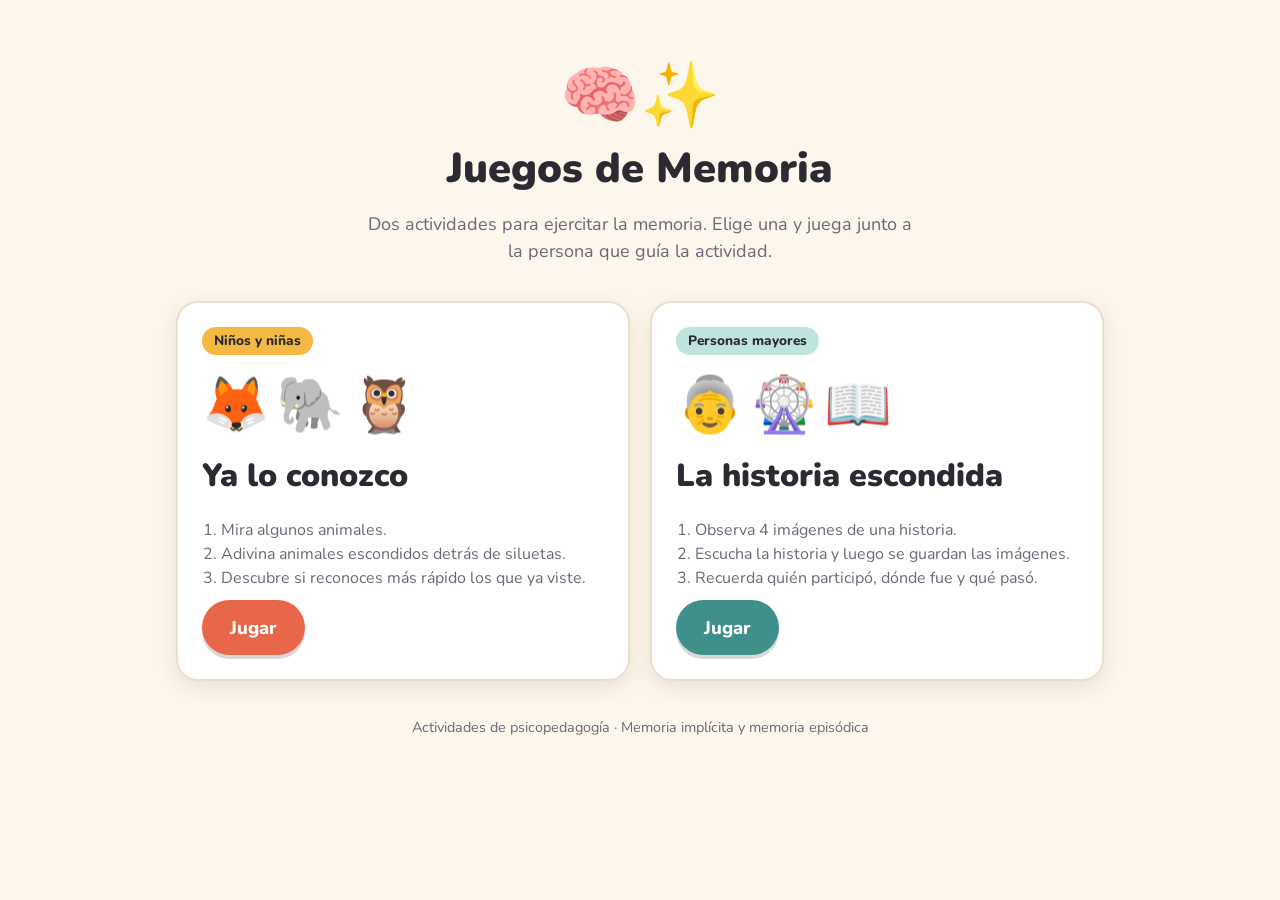
<file: index.html>
<!DOCTYPE html>
<html lang="es">
<head>
  <meta charset="UTF-8">
  <meta name="viewport" content="width=device-width, initial-scale=1">
  <title>Juegos de Memoria</title>
  <meta name="description" content="Dos actividades de memoria para psicopedagogía: una para niños y otra para personas mayores.">
  <link rel="preconnect" href="https://fonts.googleapis.com">
  <link rel="stylesheet" href="https://fonts.googleapis.com/css2?family=Nunito:wght@400;700;800;900&display=swap">
  <link rel="stylesheet" href="css/styles.css">
  <link rel="icon" href="data:image/svg+xml,<svg xmlns='http://www.w3.org/2000/svg' viewBox='0 0 100 100'><text y='.9em' font-size='90'>🧠</text></svg>">
  <style>
    .hero { text-align: center; padding: 28px 0 8px; }
    .hero .emoji { font-size: 4rem; }
    .hero p { max-width: 560px; margin: 0 auto; color: var(--muted); }
    .games {
      display: grid;
      grid-template-columns: repeat(auto-fit, minmax(280px, 1fr));
      gap: 20px;
      margin-top: 28px;
    }
    .game {
      display: flex;
      flex-direction: column;
      gap: 10px;
      text-decoration: none;
      color: inherit;
      transition: transform 0.15s ease;
    }
    .game:hover { transform: translateY(-4px); }
    .game .art { font-size: 3.4rem; letter-spacing: 6px; }
    .game .tag {
      align-self: flex-start;
      font-size: 0.85rem;
      font-weight: 800;
      padding: 4px 12px;
      border-radius: 999px;
      background: var(--accent);
    }
    .game.senior .tag { background: #bfe3dd; }
    .game ol { margin: 0; padding-left: 1.2em; color: var(--muted); font-size: 1rem; }
    .game .btn { align-self: flex-start; margin-top: auto; }
    footer { text-align: center; color: var(--muted); font-size: 0.9rem; margin-top: 36px; }
  </style>
</head>
<body>
  <main class="wrap">
    <header class="hero">
      <div class="emoji" aria-hidden="true">🧠✨</div>
      <h1>Juegos de Memoria</h1>
      <p>Dos actividades para ejercitar la memoria. Elige una y juega junto a la persona que guía la actividad.</p>
    </header>

    <section class="games">
      <a class="card game" href="juegos/ya-lo-conozco.html">
        <span class="tag">Niños y niñas</span>
        <div class="art" aria-hidden="true">🦊🐘🦉</div>
        <h2>Ya lo conozco</h2>
        <ol>
          <li>Mira algunos animales.</li>
          <li>Adivina animales escondidos detrás de siluetas.</li>
          <li>Descubre si reconoces más rápido los que ya viste.</li>
        </ol>
        <span class="btn">Jugar</span>
      </a>

      <a class="card game senior" href="juegos/historia-escondida.html">
        <span class="tag">Personas mayores</span>
        <div class="art" aria-hidden="true">👵🎡📖</div>
        <h2>La historia escondida</h2>
        <ol>
          <li>Observa 4 imágenes de una historia.</li>
          <li>Escucha la historia y luego se guardan las imágenes.</li>
          <li>Recuerda quién participó, dónde fue y qué pasó.</li>
        </ol>
        <span class="btn secondary">Jugar</span>
      </a>
    </section>

    <footer>Actividades de psicopedagogía · Memoria implícita y memoria episódica</footer>
  </main>
</body>
</html>
</file>
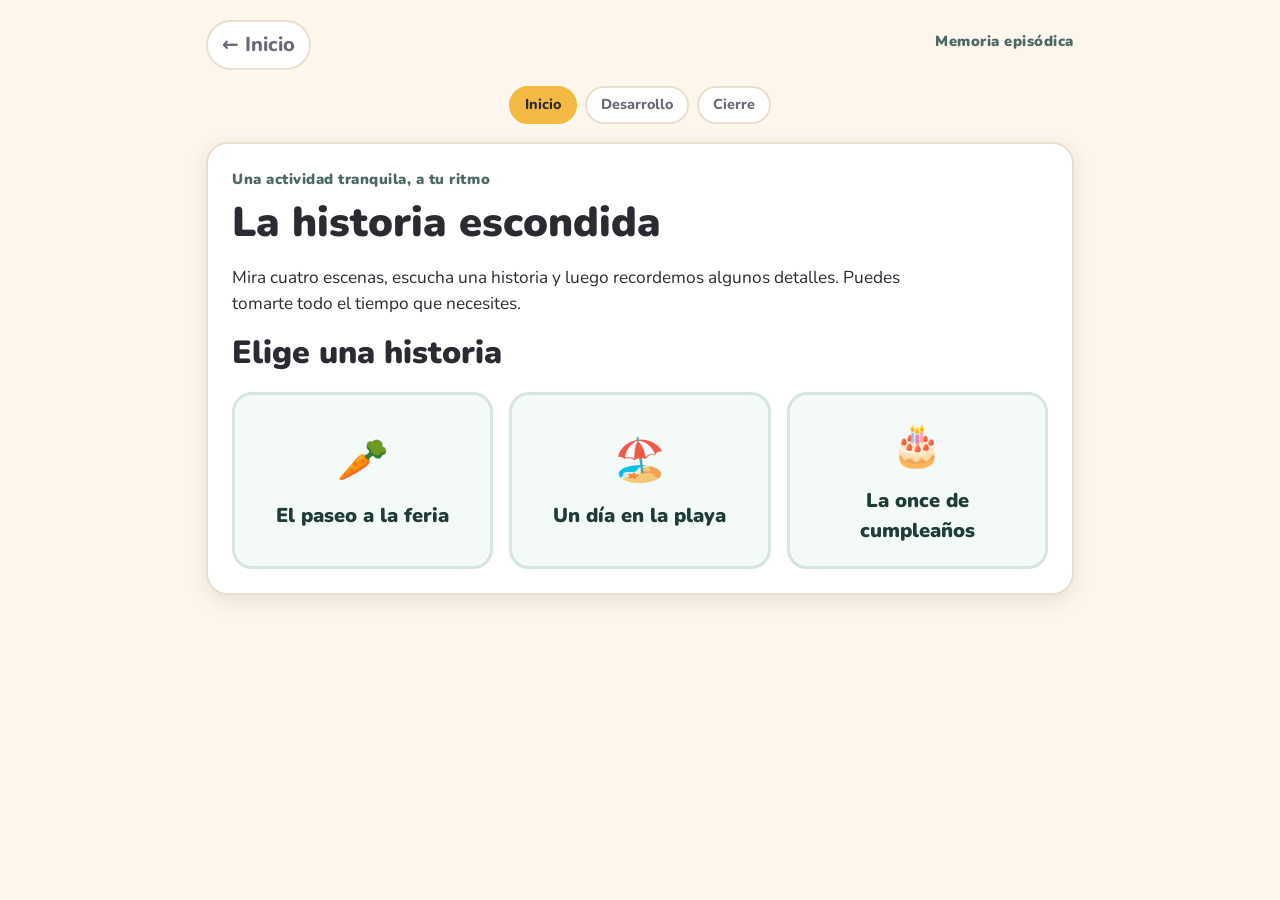
<file: juegos/historia-escondida.html>
<!doctype html>
<html lang="es">
<head>
  <meta charset="utf-8">
  <meta name="viewport" content="width=device-width, initial-scale=1">
  <meta name="theme-color" content="#fdf6ec">
  <title>La historia escondida · Memoria episódica</title>
  <link rel="preconnect" href="https://fonts.googleapis.com">
  <link rel="stylesheet" href="https://fonts.googleapis.com/css2?family=Nunito:wght@400;700;800;900&display=swap">
  <link rel="stylesheet" href="../css/styles.css">
  <link rel="stylesheet" href="../css/historia.css">
  <script src="../js/historia.js" defer></script>
</head>
<body>
  <main class="wrap historia" id="app">
    <nav class="topbar" aria-label="Navegación principal">
      <a class="back" href="../index.html">← Inicio</a>
      <span class="eyebrow">Memoria episódica</span>
    </nav>

    <ul class="phases" aria-label="Fases de la actividad">
      <li data-phase="inicio" class="active" aria-current="step">Inicio</li>
      <li data-phase="desarrollo">Desarrollo</li>
      <li data-phase="cierre">Cierre</li>
    </ul>

    <section id="screen-welcome" class="card screen" aria-labelledby="welcome-title">
      <p class="eyebrow">Una actividad tranquila, a tu ritmo</p>
      <h1 id="welcome-title">La historia escondida</h1>
      <p class="intro">Mira cuatro escenas, escucha una historia y luego recordemos algunos detalles. Puedes tomarte todo el tiempo que necesites.</p>
      <h2>Elige una historia</h2>
      <div id="story-choices" class="story-choices"></div>
    </section>

    <section id="screen-look" class="card screen hidden" aria-labelledby="look-title" aria-live="polite">
      <p class="eyebrow">Inicio · Observa las escenas</p>
      <h1 id="look-title"></h1>
      <p class="intro">Mira con calma las cuatro imágenes. Cuando quieras, escucha la historia.</p>
      <div id="look-grid" class="scene-grid" aria-label="Cuatro escenas de la historia"></div>
      <div class="row"><button class="btn big" id="start-story">Escuchar la historia</button><button class="btn ghost" data-action="choose">Elegir otra historia</button></div>
    </section>

    <section id="screen-story" class="card screen hidden" aria-labelledby="story-title" aria-live="polite">
      <p class="eyebrow">Desarrollo · Escucha y recuerda</p>
      <h1 id="story-title"></h1>
      <p id="scene-count" class="scene-count"></p>
      <div id="story-grid" class="scene-grid story-grid"></div>
      <div class="narration" aria-live="polite">
        <p id="narration-text"></p>
        <button class="btn secondary" id="speak" type="button">🔊 Leer en voz alta</button>
      </div>
      <div class="row"><button class="btn big" id="next-scene">Siguiente</button></div>
    </section>

    <section id="screen-save" class="card screen hidden center" aria-labelledby="save-title" aria-live="polite">
      <p class="eyebrow">Desarrollo · Un momento de pausa</p>
      <h1 id="save-title">Guardemos las imágenes</h1>
      <p class="intro">Las escenas van quedando a salvo en su sobre.</p>
      <div id="save-grid" class="scene-grid save-grid" aria-label="Las cuatro imágenes se guardan en un sobre"></div>
      <div class="envelope" aria-hidden="true">✉️</div>
      <p id="save-message" class="feedback ok" aria-live="polite"></p>
      <button id="begin-questions" class="btn big hidden">Continuar con las preguntas</button>
    </section>

    <section id="screen-question" class="card screen hidden" aria-labelledby="question-title" aria-live="polite">
      <p class="eyebrow">Cierre · Recordemos</p>
      <h1 id="question-title"></h1>
      <div class="progress" role="progressbar" aria-label="Progreso de preguntas" aria-valuemin="1" aria-valuemax="4" aria-valuenow="1"><span id="question-progress"></span></div>
      <p id="question-hint" class="intro"></p>
      <div id="answer-options" class="answer-options"></div>
      <p id="answer-feedback" class="feedback" role="status" aria-live="polite"></p>
      <div class="row question-actions">
        <button id="confirm-answer" class="btn big" type="button">Confirmar</button>
        <button id="next-question" class="btn big hidden" type="button">Siguiente pregunta</button>
      </div>
    </section>

    <section id="screen-order" class="card screen hidden" aria-labelledby="order-title" aria-live="polite">
      <p class="eyebrow">Cierre · Actividad opcional</p>
      <h1 id="order-title">Ordena la historia</h1>
      <p class="intro">Usa los botones para poner los eventos en el orden en que ocurrieron.</p>
      <ol id="order-list" class="order-list" aria-label="Eventos de la historia en el orden actual"></ol>
      <p id="order-feedback" class="feedback" role="status" aria-live="polite"></p>
      <div class="row order-actions">
        <button id="check-order" class="btn big">Comprobar</button>
        <button id="skip-order" class="btn ghost">Saltar</button>
        <button id="finish-order" class="btn big hidden">Ver el resumen</button>
      </div>
    </section>

    <section id="screen-results" class="card screen hidden" aria-labelledby="results-title">
      <p class="eyebrow">Cierre · Actividad terminada</p>
      <h1 id="results-title">Gracias por compartir esta historia</h1>
      <p id="results-summary" class="intro"></p>
      <p id="total-time" class="time-result"></p>
      <details class="guide">
        <summary>Para quien guía la actividad</summary>
        <div class="table-scroll">
          <div style="overflow-x:auto"><table class="results"><thead><tr><th>Pregunta</th><th>Respuesta dada</th><th>Respuesta correcta</th><th>Resultado</th></tr></thead><tbody id="results-rows"></tbody></table></div>
        </div>
        <h2>Sugerencias de uso</h2>
        <ul><li>Hagan una pausa distractora de uno o dos minutos antes de preguntar.</li><li>Conversen sobre recuerdos propios parecidos, sin necesidad de que coincidan con la historia.</li><li>Otro día, pueden repetir la actividad con una historia distinta.</li></ul>
      </details>
      <div class="row results-actions"><button id="replay-story" class="btn secondary">Repetir esta historia</button><button id="new-story" class="btn big">Jugar otra historia</button></div>
    </section>
    <p class="sr-only" id="announcer" aria-live="polite"></p>
  </main>
</body>
</html>
</file>
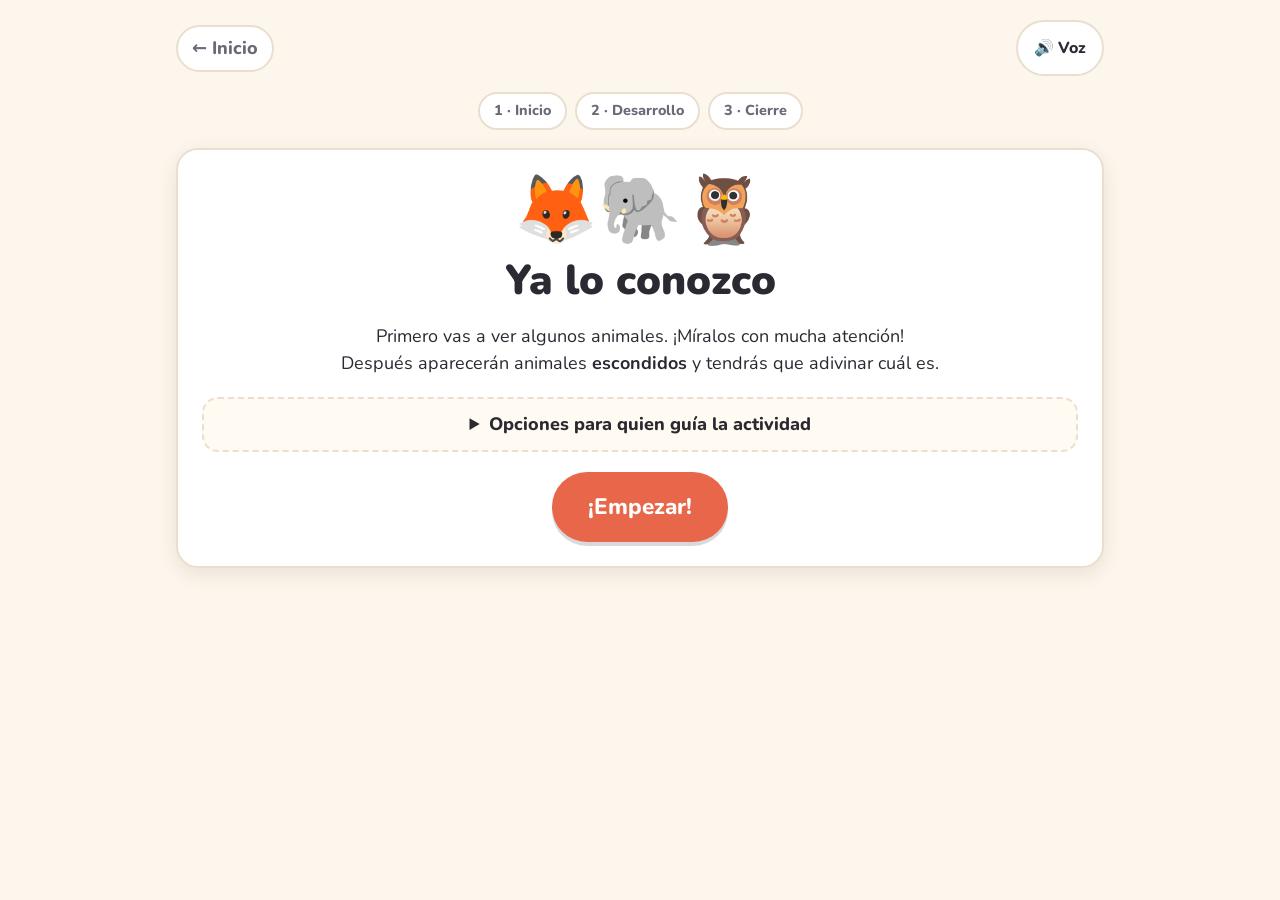
<file: juegos/ya-lo-conozco.html>
<!DOCTYPE html>
<html lang="es">
<head>
  <meta charset="UTF-8">
  <meta name="viewport" content="width=device-width, initial-scale=1">
  <title>Ya lo conozco</title>
  <meta name="description" content="Actividad de memoria implícita para niños: reconocer animales escondidos.">
  <link rel="preconnect" href="https://fonts.googleapis.com">
  <link rel="stylesheet" href="https://fonts.googleapis.com/css2?family=Nunito:wght@400;700;800;900&display=swap">
  <link rel="stylesheet" href="../css/styles.css">
  <link rel="stylesheet" href="../css/conozco.css">
  <link rel="icon" href="data:image/svg+xml,<svg xmlns='http://www.w3.org/2000/svg' viewBox='0 0 100 100'><text y='.9em' font-size='90'>🦊</text></svg>">
</head>
<body>
  <main class="wrap">
    <div class="topbar">
      <a class="back" href="../index.html">← Inicio</a>
      <button class="btn ghost sound-toggle" id="soundToggle" type="button" aria-pressed="true">🔊 Voz</button>
    </div>

    <ul class="phases" aria-label="Fases de la actividad">
      <li data-phase="inicio">1 · Inicio</li>
      <li data-phase="desarrollo">2 · Desarrollo</li>
      <li data-phase="cierre">3 · Cierre</li>
    </ul>

    <!-- Bienvenida -->
    <section id="screen-welcome" class="card center">
      <div class="big-emoji" aria-hidden="true">🦊🐘🦉</div>
      <h1>Ya lo conozco</h1>
      <p>Primero vas a ver algunos animales. ¡Míralos con mucha atención!<br>
        Después aparecerán animales <strong>escondidos</strong> y tendrás que adivinar cuál es.</p>
      <details class="guide">
        <summary>Opciones para quien guía la actividad</summary>
        <div class="settings">
          <label>Animales para mirar
            <select id="optCount">
              <option value="4">4</option>
              <option value="6" selected>6</option>
              <option value="8">8</option>
            </select>
          </label>
          <label>Segundos por animal
            <select id="optTime">
              <option value="2">2 s</option>
              <option value="3" selected>3 s</option>
              <option value="4">4 s</option>
            </select>
          </label>
          <label>Forma de esconder
            <select id="optMode">
              <option value="mix" selected>Mezcla (silueta y tapado)</option>
              <option value="silhouette">Solo siluetas</option>
              <option value="covered">Solo imagen tapada</option>
            </select>
          </label>
        </div>
        <p class="muted small">En el desarrollo aparecen mezclados los animales vistos y la misma cantidad de animales nuevos. Así se puede comparar si los ya vistos se reconocen más rápido (efecto de <em>priming</em> o memoria implícita).</p>
      </details>
      <div class="row" style="margin-top:20px">
        <button class="btn big" id="btnStart" type="button">¡Empezar!</button>
      </div>
    </section>

    <!-- Inicio: mirar animales -->
    <section id="screen-study" class="card center hidden">
      <p class="muted" id="studyCounter"></p>
      <div class="progress"><span id="studyProgress"></span></div>
      <div class="stage">
        <div class="animal pop" id="studyAnimal" aria-live="polite"></div>
      </div>
      <h2 id="studyName"></h2>
    </section>

    <!-- Transición -->
    <section id="screen-ready" class="card center hidden">
      <div class="big-emoji" aria-hidden="true">🙈</div>
      <h2>¡Muy bien!</h2>
      <p>Ahora los animales se van a <strong>esconder</strong>.<br>
        Mira la figura y, apenas sepas cuál es, toca <strong>“¡Ya sé!”</strong>.</p>
      <div class="row" style="margin-top:16px">
        <button class="btn big" id="btnGo" type="button">¡A jugar!</button>
      </div>
    </section>

    <!-- Desarrollo: adivinar -->
    <section id="screen-test" class="card center hidden">
      <p class="muted" id="testCounter"></p>
      <div class="progress"><span id="testProgress"></span></div>
      <div class="stage">
        <div class="hide-box" id="hideBox">
          <div class="animal" id="testAnimal"></div>
          <div class="tiles" id="tiles"></div>
        </div>
      </div>
      <p class="hint muted" id="testHint">¿Qué animal es?</p>
      <div class="row" id="knowRow">
        <button class="btn big" id="btnKnow" type="button">¡Ya sé!</button>
      </div>
      <div class="options hidden" id="options" role="group" aria-label="Elige el animal"></div>
      <p class="feedback" id="feedback" aria-live="polite"></p>
      <div class="row">
        <button class="btn secondary big hidden" id="btnNext" type="button">Siguiente →</button>
      </div>
    </section>

    <!-- Cierre: resultados -->
    <section id="screen-results" class="card center hidden">
      <div class="big-emoji" aria-hidden="true" id="resultEmoji">🏆</div>
      <h2 id="resultTitle">¡Lo lograste!</h2>
      <p class="stars" id="stars" aria-hidden="true"></p>
      <p id="resultText"></p>

      <div class="compare">
        <div class="compare-col">
          <h3>👀 Ya los había visto</h3>
          <div class="bar-wrap"><div class="bar seen" id="barSeen"></div></div>
          <p id="sumSeen"></p>
        </div>
        <div class="compare-col">
          <h3>✨ Animales nuevos</h3>
          <div class="bar-wrap"><div class="bar new" id="barNew"></div></div>
          <p id="sumNew"></p>
        </div>
      </div>
      <p class="muted small">La barra muestra qué tan rápido reconoció cada grupo (más larga = más rápido).</p>

      <details class="guide" style="text-align:left">
        <summary>Para quien guía la actividad</summary>
        <p id="guideSummary"></p>
        <div style="overflow-x:auto">
          <table class="results">
            <thead>
              <tr><th>Animal</th><th>¿Visto antes?</th><th>Forma</th><th>Tiempo</th><th>Descubierto</th><th>Respuesta</th></tr>
            </thead>
            <tbody id="resultsBody"></tbody>
          </table>
        </div>
        <p class="small muted">
          <strong>¿Qué se observa?</strong> Si la memoria implícita (priming) actúa, los animales vistos en el Inicio
          deberían reconocerse con menos tiempo y con menos partes descubiertas que los animales nuevos, aunque el niño o la niña
          no recuerde conscientemente haberlos visto. Se sugiere preguntar al final: <em>“¿Cuáles te resultaron más fáciles? ¿Por qué?”</em>
        </p>
      </details>

      <div class="row" style="margin-top:20px">
        <button class="btn big" id="btnAgain" type="button">Jugar otra vez</button>
        <a class="btn ghost" href="../index.html">Volver al inicio</a>
      </div>
    </section>
  </main>

  <script src="../js/conozco.js"></script>
</body>
</html>
</file>
<file: css/styles.css>
/* Estilos compartidos por la portada y los dos juegos */
:root {
  --bg: #fdf6ec;
  --card: #ffffff;
  --ink: #2b2a33;
  --muted: #6b6878;
  --primary: #e8674a;
  --primary-ink: #ffffff;
  --secondary: #3f8f8a;
  --accent: #f4b942;
  --ok: #3c9d5d;
  --bad: #c9473a;
  --line: #eadfce;
  --shadow: 0 6px 20px rgba(60, 40, 20, 0.10);
  --radius: 22px;
  --font: "Nunito", system-ui, -apple-system, "Segoe UI", sans-serif;
}

* { box-sizing: border-box; }

html, body { margin: 0; }

body {
  font-family: var(--font);
  background: var(--bg);
  color: var(--ink);
  font-size: 18px;
  line-height: 1.5;
  min-height: 100vh;
  -webkit-tap-highlight-color: transparent;
}

a { color: var(--secondary); }

.wrap {
  max-width: 960px;
  margin: 0 auto;
  padding: 20px 16px 48px;
}

.topbar {
  display: flex;
  align-items: center;
  justify-content: space-between;
  gap: 12px;
  margin-bottom: 16px;
}

.back {
  text-decoration: none;
  font-weight: 800;
  color: var(--muted);
  padding: 8px 14px;
  border-radius: 999px;
  background: var(--card);
  border: 2px solid var(--line);
}

.back:hover { color: var(--ink); }

h1, h2, h3 { line-height: 1.2; margin: 0 0 0.4em; }
h1 { font-size: clamp(1.8rem, 5vw, 2.6rem); font-weight: 900; }
h2 { font-size: clamp(1.4rem, 4vw, 2rem); font-weight: 900; }

.card {
  background: var(--card);
  border-radius: var(--radius);
  box-shadow: var(--shadow);
  border: 2px solid var(--line);
  padding: 24px;
}

.center { text-align: center; }
.muted { color: var(--muted); }
.hidden { display: none !important; }

.btn {
  font: inherit;
  font-weight: 800;
  font-size: 1.15rem;
  border: none;
  border-radius: 999px;
  padding: 14px 28px;
  cursor: pointer;
  background: var(--primary);
  color: var(--primary-ink);
  box-shadow: 0 4px 0 rgba(0, 0, 0, 0.15);
  transition: transform 0.08s ease, filter 0.15s ease;
  min-height: 52px;
  text-decoration: none;
  display: inline-flex;
  align-items: center;
  justify-content: center;
}

.btn:hover { filter: brightness(1.05); }
.btn:active { transform: translateY(2px); box-shadow: 0 2px 0 rgba(0, 0, 0, 0.15); }
.btn:focus-visible { outline: 4px solid var(--accent); outline-offset: 3px; }
.btn[disabled] { opacity: 0.5; cursor: default; }

.btn.secondary { background: var(--secondary); }
.btn.ghost { background: var(--card); color: var(--ink); border: 2px solid var(--line); box-shadow: none; }
.btn.big { font-size: 1.4rem; padding: 18px 36px; }

.row {
  display: flex;
  flex-wrap: wrap;
  gap: 12px;
  justify-content: center;
  align-items: center;
}

/* Fases: Inicio · Desarrollo · Cierre */
.phases {
  display: flex;
  gap: 8px;
  justify-content: center;
  flex-wrap: wrap;
  margin: 0 0 18px;
  padding: 0;
  list-style: none;
}

.phases li {
  padding: 6px 14px;
  border-radius: 999px;
  background: var(--card);
  border: 2px solid var(--line);
  font-weight: 800;
  font-size: 0.9rem;
  color: var(--muted);
}

.phases li.active { background: var(--accent); border-color: var(--accent); color: var(--ink); }
.phases li.done { color: var(--ok); }

.progress {
  height: 12px;
  background: var(--line);
  border-radius: 999px;
  overflow: hidden;
  margin: 12px 0 20px;
}

.progress > span {
  display: block;
  height: 100%;
  width: 0;
  background: var(--secondary);
  transition: width 0.3s ease;
}

.feedback { font-size: 1.4rem; font-weight: 900; min-height: 2em; }
.feedback.ok { color: var(--ok); }
.feedback.bad { color: var(--bad); }

/* Panel para la persona que guía la actividad */
details.guide {
  margin-top: 20px;
  background: #fffaf2;
  border: 2px dashed var(--line);
  border-radius: 16px;
  padding: 12px 16px;
}

details.guide summary { font-weight: 800; cursor: pointer; }

table.results {
  width: 100%;
  border-collapse: collapse;
  margin: 12px 0;
  font-size: 1rem;
}

table.results th, table.results td {
  text-align: left;
  padding: 8px 10px;
  border-bottom: 1px solid var(--line);
}

table.results th { color: var(--muted); font-weight: 800; }

@keyframes pop {
  0% { transform: scale(0.6); opacity: 0; }
  70% { transform: scale(1.08); opacity: 1; }
  100% { transform: scale(1); }
}

.pop { animation: pop 0.45s ease both; }

@media (prefers-reduced-motion: reduce) {
  *, *::before, *::after { animation: none !important; transition: none !important; }
}

@media (max-width: 520px) {
  body { font-size: 17px; }
  .card { padding: 18px; }
  .btn.big { font-size: 1.2rem; padding: 16px 26px; }
}
</file>
<file: css/historia.css>
.historia { max-width: 900px; font-size: 20px; }
.historia .screen { margin-top: 8px; }
.historia .intro { font-size: 1.08rem; max-width: 68ch; }
.historia .eyebrow { color: #4d6966; font-size: .92rem; font-weight: 900; letter-spacing: .035em; margin: 0 0 8px; }
.story-choices { display: grid; grid-template-columns: repeat(3, minmax(0, 1fr)); gap: 16px; margin-top: 20px; }
.story-choice { display: flex; min-width: 0; min-height: 170px; flex-direction: column; justify-content: center; align-items: center; gap: 8px; padding: 20px; border: 3px solid #d7e5df; border-radius: 20px; background: #f4faf7; color: #203c38; font: inherit; font-weight: 900; text-align: center; cursor: pointer; }
.story-choice:hover, .story-choice:focus-visible { border-color: #3f8f8a; outline: 4px solid #f4b942; outline-offset: 2px; }
.story-choice .choice-emoji { font-size: 2.6rem; }
.scene-grid { display: grid; grid-template-columns: repeat(2, minmax(0, 1fr)); gap: 14px; margin: 20px 0 24px; }
.scene-card { position: relative; display: flex; min-height: 180px; min-width: 0; align-items: center; justify-content: center; overflow: hidden; border: 3px solid #e4e4dd; border-radius: 20px; background: var(--scene-bg, #edf4ed); }
.scene-card .scene-emoji { font-size: clamp(3rem, 11vw, 6rem); line-height: 1.1; text-align: center; filter: drop-shadow(0 4px 3px #59431a22); }
.scene-card .scene-number { position: absolute; top: 10px; left: 12px; display: grid; place-items: center; min-width: 38px; min-height: 38px; border-radius: 50%; background: #fff; color: #303638; font-size: 1rem; font-weight: 900; }
.story-grid .scene-card { transition: transform .35s ease, opacity .35s ease, border-color .2s ease; }
.story-grid .scene-card.current { border-color: #c17b00; outline: 4px solid #f4b942; outline-offset: 2px; transform: scale(1.025); }
.scene-card.dimmed { opacity: .48; }
.scene-count { margin: 4px 0; font-weight: 800; color: #3f5f5b; }
.narration { min-height: 170px; margin: 20px 0; padding: 22px; border-radius: 18px; background: #fff8e7; border: 2px solid #ead9ad; text-align: center; }
.narration p { max-width: 38em; margin: 0 auto 18px; font-size: clamp(1.25rem, 3.5vw, 1.65rem); font-weight: 700; line-height: 1.55; }
.historia .btn { min-height: 60px; }
.historia .btn.big { min-height: 64px; }
.historia button:focus-visible, .historia a:focus-visible, .historia summary:focus-visible { outline: 4px solid #d99800; outline-offset: 4px; }
.save-grid { transition: transform .5s ease, opacity .6s ease; }
.save-grid.saving { transform: scale(.25) translateY(130px); opacity: 0; }
.save-grid .scene-card { min-height: 125px; }
.envelope { min-height: 65px; font-size: 3rem; opacity: 0; transform: scale(.7); transition: opacity .5s ease, transform .5s ease; }
.envelope.visible { opacity: 1; transform: scale(1); }
.feedback { margin: 14px 0; }
.answer-options { display: grid; grid-template-columns: repeat(2, minmax(0, 1fr)); gap: 12px; margin: 22px 0; }
.answer-option { min-width: 0; min-height: 68px; padding: 14px 16px; border: 3px solid #ded9cf; border-radius: 16px; background: #fff; color: #292a30; font: inherit; font-weight: 800; line-height: 1.35; text-align: left; cursor: pointer; }
.answer-option:hover { border-color: #3f8f8a; background: #f2faf8; }
.answer-option[aria-pressed="true"] { border-color: #236b66; background: #e2f3ed; box-shadow: inset 0 0 0 2px #236b66; }
.answer-option.right, .answer-option.right:disabled { border-color: var(--ok); background: #e6f5ea; color: var(--ink); box-shadow: inset 0 0 0 1px var(--ok); }
.answer-option.wrong, .answer-option.wrong:disabled { border-color: var(--bad); background: #fbe9e6; color: var(--ink); box-shadow: inset 0 0 0 1px var(--bad); }
.answer-option:disabled { cursor: default; }
.option-emoji { display: inline-block; min-width: 1.7em; margin-right: 5px; font-size: 1.3em; vertical-align: middle; }
.question-actions { margin-top: 12px; }
.order-list { display: grid; gap: 10px; margin: 22px 0; padding-left: 2.4em; }
.order-item { display: flex; min-width: 0; align-items: center; justify-content: space-between; gap: 12px; padding: 12px; border: 2px solid var(--line); border-radius: 14px; background: #fff; }
.order-item > span:first-child { min-width: 0; }
.order-controls { display: flex; flex: 0 0 auto; gap: 8px; }
.order-move { min-width: 56px; min-height: 56px; border: 2px solid #357a76; border-radius: 12px; background: #e6f5f1; color: #183b37; font: inherit; font-weight: 900; cursor: pointer; }
.order-move:disabled { opacity: .45; cursor: default; }
.order-move:focus-visible { outline: 4px solid #d99800; outline-offset: 3px; }
.order-actions { margin-top: 12px; }
.time-result { font-weight: 900; color: #365c56; }
.table-scroll { max-width: 100%; overflow-x: auto; }
.historia table.results { min-width: 600px; font-size: .95rem; }
.results-actions { margin-top: 24px; }
.sr-only { position: absolute; width: 1px; height: 1px; padding: 0; margin: -1px; overflow: hidden; clip: rect(0, 0, 0, 0); white-space: nowrap; border: 0; }
@media (max-width: 650px) {
  .story-choices { grid-template-columns: 1fr; }
  .story-choice { min-height: 96px; flex-direction: row; }
}
@media (max-width: 480px) {
  .historia { font-size: 20px; padding-left: 12px; padding-right: 12px; }
  .historia .card { padding: 18px 14px; }
  .scene-grid { gap: 9px; }
  .scene-card { min-height: 132px; border-width: 2px; }
  .scene-card .scene-emoji { font-size: clamp(2.8rem, 16vw, 4.3rem); }
  .scene-card .scene-number { top: 6px; left: 6px; min-width: 30px; min-height: 30px; }
  .answer-options { grid-template-columns: 1fr; gap: 9px; }
  .answer-option { min-height: 60px; }
  .order-list { padding-left: 1.8em; }
  .order-item { align-items: flex-start; padding: 10px; gap: 8px; }
  .order-controls { flex-direction: column; }
  .narration { padding: 18px 13px; }
  .historia .row > .btn { width: 100%; }
}
</file>
<file: css/conozco.css>
/* Estilos propios de "Ya lo conozco" */
.big-emoji { font-size: 4.2rem; line-height: 1.1; margin-bottom: 8px; }
.small { font-size: 0.95rem; }

.sound-toggle { min-height: 56px; padding: 8px 16px; font-size: 1rem; }
.sound-toggle[aria-pressed="false"] { opacity: 0.6; }

.settings {
  display: grid;
  grid-template-columns: repeat(auto-fit, minmax(180px, 1fr));
  gap: 12px;
  margin: 12px 0;
  text-align: left;
}

.settings label { display: flex; flex-direction: column; gap: 4px; font-weight: 800; font-size: 0.95rem; }

.settings select {
  font: inherit;
  padding: 10px;
  border-radius: 12px;
  border: 2px solid var(--line);
  background: var(--card);
}

.stage {
  display: flex;
  justify-content: center;
  margin: 8px 0 12px;
}

.animal {
  font-size: min(42vw, 200px);
  line-height: 1;
  user-select: none;
}

.animal.silhouette { filter: brightness(0); }

.hide-box {
  position: relative;
  width: min(72vw, 280px);
  aspect-ratio: 1;
  display: flex;
  align-items: center;
  justify-content: center;
  border-radius: 24px;
  background: #fff3df;
  overflow: hidden;
}

.hide-box .animal { font-size: min(52vw, 210px); transition: filter 0.4s ease; }

.tiles {
  position: absolute;
  inset: 0;
  display: grid;
  grid-template-columns: repeat(4, 1fr);
  grid-template-rows: repeat(4, 1fr);
}

.tile {
  background: var(--secondary);
  border: 2px solid #357a76;
  transition: opacity 0.35s ease, transform 0.35s ease;
}

.tile:nth-child(odd) { background: #4a9d97; }
.tile.off { opacity: 0; transform: scale(0.6); }

.hint { font-size: 1.2rem; font-weight: 800; margin: 4px 0 12px; }

.options {
  display: grid;
  grid-template-columns: repeat(2, minmax(0, 150px));
  justify-content: center;
  gap: 14px;
  margin: 8px 0 12px;
}

.option {
  font: inherit;
  background: var(--card);
  border: 3px solid var(--line);
  border-radius: 20px;
  padding: 10px 6px 8px;
  cursor: pointer;
  display: flex;
  flex-direction: column;
  align-items: center;
  gap: 2px;
  transition: transform 0.1s ease, border-color 0.2s ease;
}

.option:hover { transform: scale(1.04); border-color: var(--accent); }
.option:focus-visible { outline: 4px solid var(--accent); outline-offset: 2px; }
.option .e { font-size: 3.4rem; line-height: 1.1; }
.option .n { font-weight: 800; font-size: 1rem; }
.option.right { border-color: var(--ok); background: #e6f5ea; }
.option.wrong { border-color: var(--bad); background: #fbe9e6; }
.option[disabled] { cursor: default; color: inherit; }
.option[disabled]:not(.right):not(.wrong) { opacity: 0.45; }
.option[disabled]:hover { transform: none; }

.stars { font-size: 2.4rem; letter-spacing: 4px; margin: 0; }

.compare {
  display: grid;
  grid-template-columns: repeat(auto-fit, minmax(220px, 1fr));
  gap: 16px;
  margin: 20px 0 6px;
}

.compare-col {
  background: #fffaf2;
  border: 2px solid var(--line);
  border-radius: 18px;
  padding: 14px;
}

.compare-col h3 { font-size: 1.1rem; }
.compare-col p { margin: 6px 0 0; font-size: 1rem; }

.bar-wrap { height: 22px; background: var(--line); border-radius: 999px; overflow: hidden; }
.bar { height: 100%; width: 0; border-radius: 999px; transition: width 0.8s ease; }
.bar.seen { background: var(--primary); }
.bar.new { background: var(--secondary); }

@keyframes wiggle {
  0%, 100% { transform: rotate(0); }
  25% { transform: rotate(-6deg); }
  75% { transform: rotate(6deg); }
}

.wiggle { animation: wiggle 0.5s ease 2; }

@media (max-width: 520px) {
  .options { grid-template-columns: repeat(2, minmax(0, 1fr)); }
  .option .e { font-size: 2.8rem; }
}
</file>
